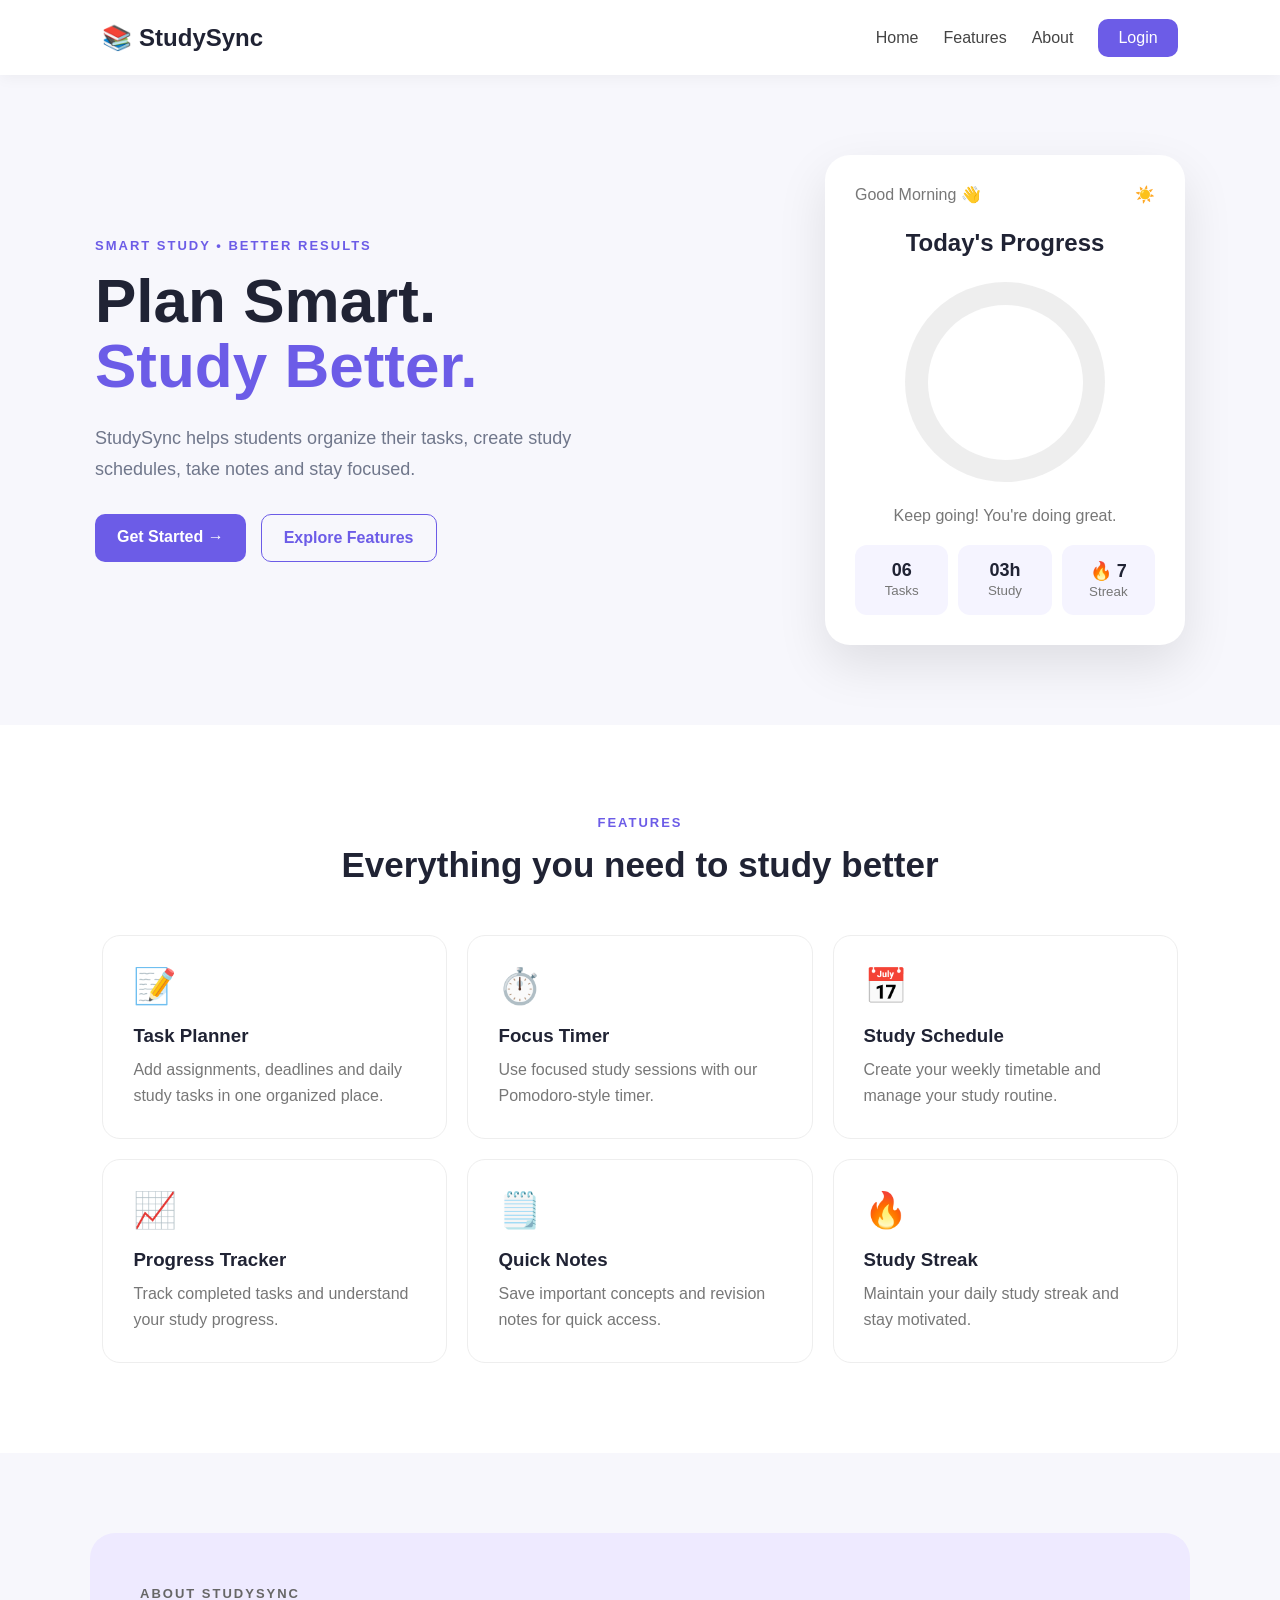
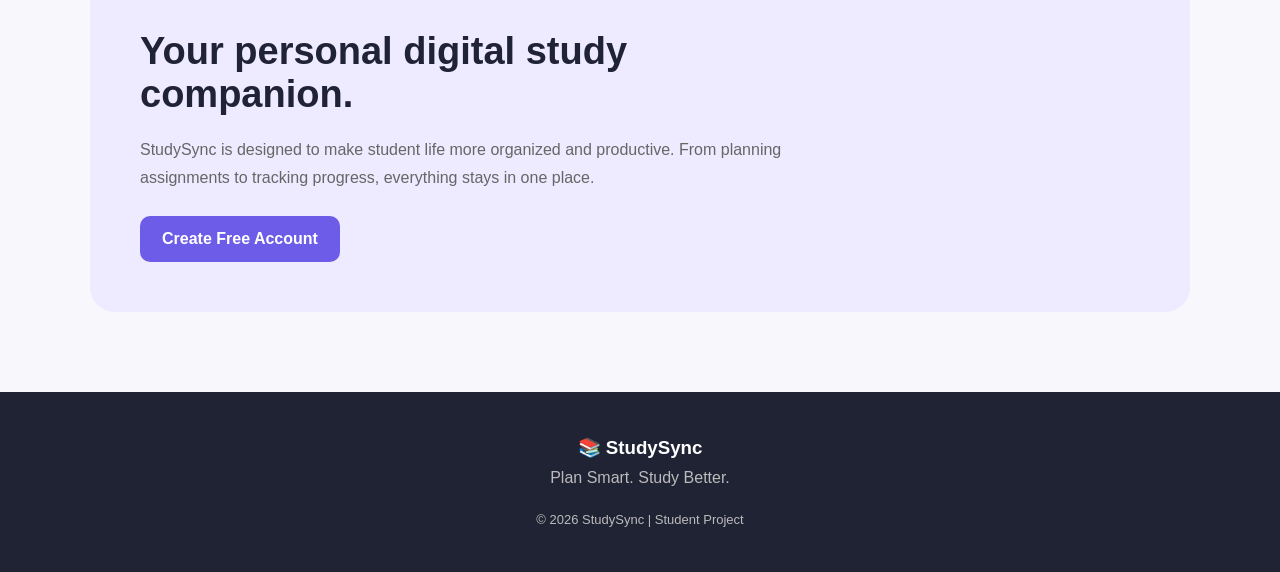
<file: index.html>
<!DOCTYPE html>
<html lang="en">
<head>
    <meta charset="UTF-8">
    <meta name="viewport" content="width=device-width, initial-scale=1.0">

    <title>StudySync | Smart Study Planner</title>

    <link rel="stylesheet" href="style.css">
</head>

<body>

    <!-- Navigation -->
    <nav class="navbar">
        <div class="logo">📚 StudySync</div>

        <div class="nav-links">
            <a href="#home">Home</a>
            <a href="#features">Features</a>
            <a href="#about">About</a>
            <a href="login.html" class="login-btn">Login</a>
        </div>
    </nav>


    <!-- Hero Section -->
    <section class="hero" id="home">

        <div class="hero-content">

            <p class="small-title">SMART STUDY • BETTER RESULTS</p>

            <h1>
                Plan Smart.<br>
                <span>Study Better.</span>
            </h1>

            <p class="description">
                StudySync helps students organize their tasks,
                create study schedules, take notes and stay focused.
            </p>

            <div class="hero-buttons">
                <a href="register.html" class="primary-btn">
                    Get Started →
                </a>

                <a href="#features" class="outline-btn">
                    Explore Features
                </a>
            </div>

        </div>


        <!-- Dashboard Preview -->
        <div class="dashboard-preview">

            <div class="preview-header">
                <span>Good Morning 👋</span>
                <span>☀️</span>
            </div>

            <h2>Today's Progress</h2>

            <div class="progress-circle">
                <span>75%</span>
            </div>

            <p class="progress-text">
                Keep going! You're doing great.
            </p>

            <div class="mini-stats">

                <div>
                    <strong>06</strong>
                    <small>Tasks</small>
                </div>

                <div>
                    <strong>03h</strong>
                    <small>Study</small>
                </div>

                <div>
                    <strong>🔥 7</strong>
                    <small>Streak</small>
                </div>

            </div>

        </div>

    </section>


    <!-- Features -->
    <section class="features-section" id="features">

        <p class="small-title">FEATURES</p>

        <h2>Everything you need to study better</h2>

        <div class="features">

            <div class="feature-card">
                <div class="icon">📝</div>
                <h3>Task Planner</h3>
                <p>
                    Add assignments, deadlines and daily study tasks
                    in one organized place.
                </p>
            </div>


            <div class="feature-card">
                <div class="icon">⏱️</div>
                <h3>Focus Timer</h3>
                <p>
                    Use focused study sessions with our
                    Pomodoro-style timer.
                </p>
            </div>


            <div class="feature-card">
                <div class="icon">📅</div>
                <h3>Study Schedule</h3>
                <p>
                    Create your weekly timetable and manage
                    your study routine.
                </p>
            </div>


            <div class="feature-card">
                <div class="icon">📈</div>
                <h3>Progress Tracker</h3>
                <p>
                    Track completed tasks and understand
                    your study progress.
                </p>
            </div>


            <div class="feature-card">
                <div class="icon">🗒️</div>
                <h3>Quick Notes</h3>
                <p>
                    Save important concepts and revision notes
                    for quick access.
                </p>
            </div>


            <div class="feature-card">
                <div class="icon">🔥</div>
                <h3>Study Streak</h3>
                <p>
                    Maintain your daily study streak and
                    stay motivated.
                </p>
            </div>

        </div>

    </section>


    <!-- About -->
    <section class="about" id="about">

        <div>
            <p class="small-title">ABOUT STUDYSYNC</p>

            <h2>Your personal digital study companion.</h2>

            <p>
                StudySync is designed to make student life more
                organized and productive. From planning assignments
                to tracking progress, everything stays in one place.
            </p>

            <a href="register.html" class="primary-btn">
                Create Free Account
            </a>
        </div>

    </section>


    <!-- Footer -->
    <footer>

        <h3>📚 StudySync</h3>

        <p>
            Plan Smart. Study Better.
        </p>

        <p class="copyright">
            © 2026 StudySync | Student Project
        </p>

    </footer>


    <script src="script.js"></script>

</body>
</html>
</file>
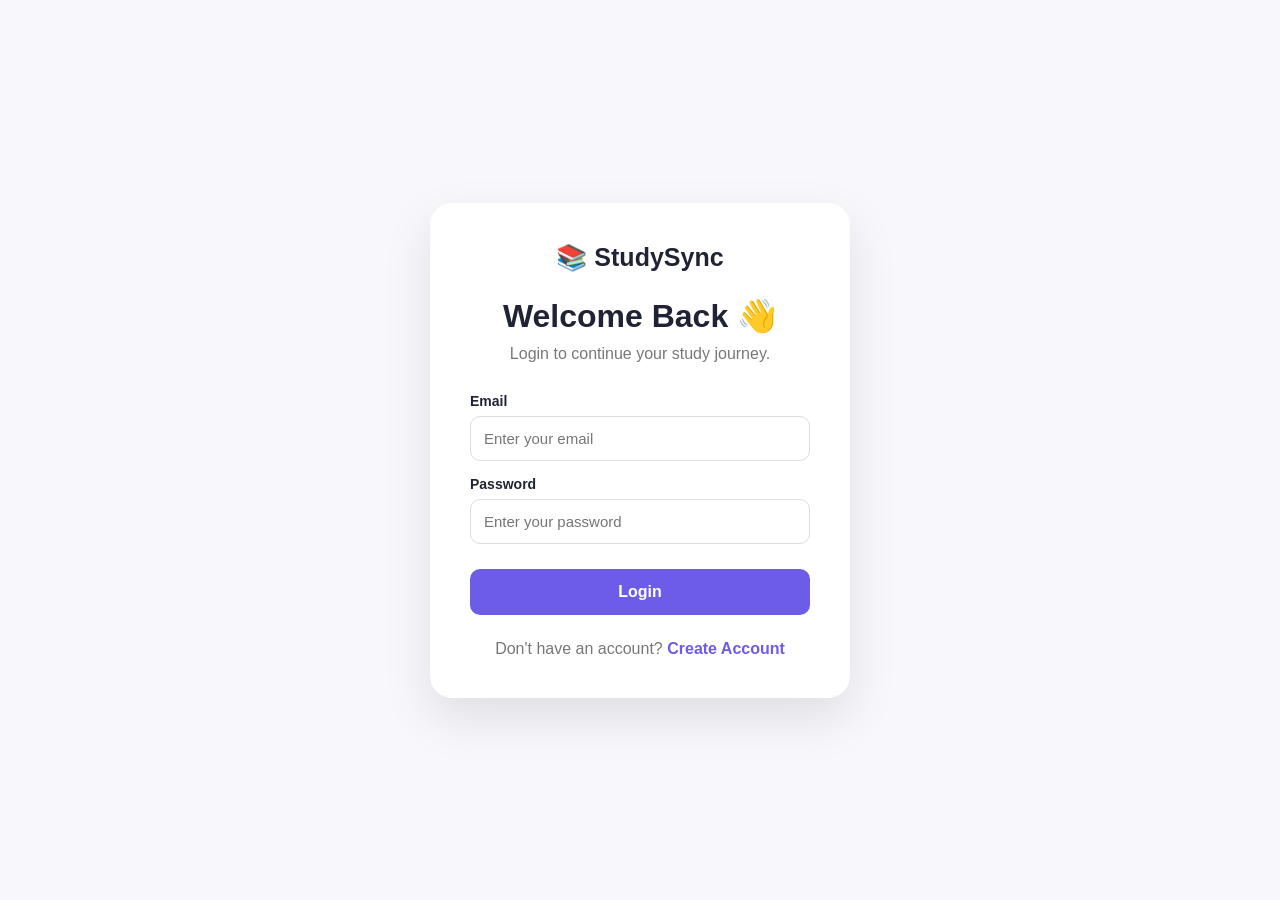
<file: dashboard.html>
<!DOCTYPE html>
<html lang="en">

<head>

    <meta charset="UTF-8">

    <meta name="viewport"
          content="width=device-width, initial-scale=1.0">

    <title>Dashboard | StudySync</title>

    <link rel="stylesheet" href="style.css">

</head>


<body>

<!-- ================= NAVBAR ================= -->

<header class="dashboard-nav">

    <div class="logo">
        📚 StudySync
    </div>

    <nav>

        <a href="dashboard.html">
            Dashboard
        </a>

        <a href="planner.html">
            Planner
        </a>

        <a href="schedule.html">
            Schedule
        </a>

        <a href="notes.html">
            Notes
        </a>

        <a href="timer.html">
            Focus Timer
        </a>

        <button onclick="logout()" class="logout-btn">
            Logout
        </button>

    </nav>

</header>


<!-- ================= MAIN ================= -->

<main class="dashboard">

    <!-- Welcome -->

    <section class="welcome">

        <div>

            <p class="small-title">
                YOUR STUDY SPACE
            </p>

            <h1>
                Hello, <span id="userName">
                    Student
                </span> 👋
            </h1>

            <p>
                Ready to make today productive?
            </p>

        </div>

        <div class="date-box">

            📅

            <span id="todayDate">
                Date
            </span>

        </div>

    </section>


    <!-- ================= STATS ================= -->

    <section class="stats">

        <div class="stat-card">

            <div class="stat-icon">
                📝
            </div>

            <div>

                <h2 id="totalTasks">
                    0
                </h2>

                <p>Total Tasks</p>

            </div>

        </div>


        <div class="stat-card">

            <div class="stat-icon">
                ✅
            </div>

            <div>

                <h2 id="completedTasks">
                    0
                </h2>

                <p>Completed</p>

            </div>

        </div>


        <div class="stat-card">

            <div class="stat-icon">
                ⏱️
            </div>

            <div>

                <h2>
                    3h
                </h2>

                <p>Study Time</p>

            </div>

        </div>


        <div class="stat-card">

            <div class="stat-icon">
                🔥
            </div>

            <div>

                <h2>
                    7
                </h2>

                <p>Day Streak</p>

            </div>

        </div>

    </section>


    <!-- ================= CONTENT ================= -->

    <section class="dashboard-grid">


        <!-- Progress -->

        <div class="dashboard-card">

            <div class="card-heading">

                <h2>
                    📈 Today's Progress
                </h2>

                <span id="percentage">
                    0%
                </span>

            </div>


            <div class="large-progress">

                <div id="progressBar">
                </div>

            </div>


            <p id="progressText">
                Start completing your tasks!
            </p>

        </div>


        <!-- Quick Actions -->

        <div class="dashboard-card">

            <h2>
                ⚡ Quick Actions
            </h2>


            <div class="quick-actions">

                <a href="planner.html">
                    ➕ Add Task
                </a>

                <a href="schedule.html">
                    📅 Study Schedule
                </a>

                <a href="notes.html">
                    📝 Write Note
                </a>

                <a href="timer.html">
                    ⏱️ Start Timer
                <a href="progress.html">
                    📊 Progress Tracker
</a>

            </div>

        </div>


    </section>


    <!-- ================= MOTIVATION ================= -->

    <section class="motivation">

        <div class="quote-icon">
            ✨
        </div>

        <h2>
            “Small progress every day
            leads to big results.”
        </h2>

        <p>
            Stay consistent. Your future self
            will thank you.
        </p>

    </section>

</main>


<script>

/* ================= LOGIN CHECK ================= */

let loggedIn =
    localStorage.getItem("studySyncLoggedIn");


if (loggedIn !== "true") {

    window.location.href =
        "login.html";

}


/* ================= USER NAME ================= */

let savedUser =
    localStorage.getItem("studySyncUser");


if (savedUser) {

    let user =
        JSON.parse(savedUser);

    document.getElementById("userName")
        .textContent = user.name;

}


/* ================= DATE ================= */

let date =
    new Date();


let options = {
    weekday: "long",
    year: "numeric",
    month: "long",
    day: "numeric"
};


document.getElementById("todayDate")
    .textContent =
    date.toLocaleDateString(
        "en-IN",
        options
    );


/* ================= TASK DATA ================= */

let tasks =
    JSON.parse(
        localStorage.getItem("studyTasks")
    ) || [];


let total =
    tasks.length;


let completed =
    tasks.filter(
        task => task.completed
    ).length;


document.getElementById("totalTasks")
    .textContent = total;


document.getElementById("completedTasks")
    .textContent = completed;


/* ================= PROGRESS ================= */

let percentage = 0;


if (total > 0) {

    percentage =
        Math.round(
            (completed / total) * 100
        );

}


document.getElementById("percentage")
    .textContent =
    percentage + "%";


document.getElementById("progressBar")
    .style.width =
    percentage + "%";


if (total === 0) {

    document.getElementById("progressText")
        .textContent =
        "No tasks yet. Add your first task!";

}

else {

    document.getElementById("progressText")
        .textContent =
        completed +
        " of " +
        total +
        " tasks completed.";

}


/* ================= LOGOUT ================= */

function logout() {

    localStorage.removeItem(
        "studySyncLoggedIn"
    );

    window.location.href =
        "login.html";

}

</script>

</body>

</html>
</file>
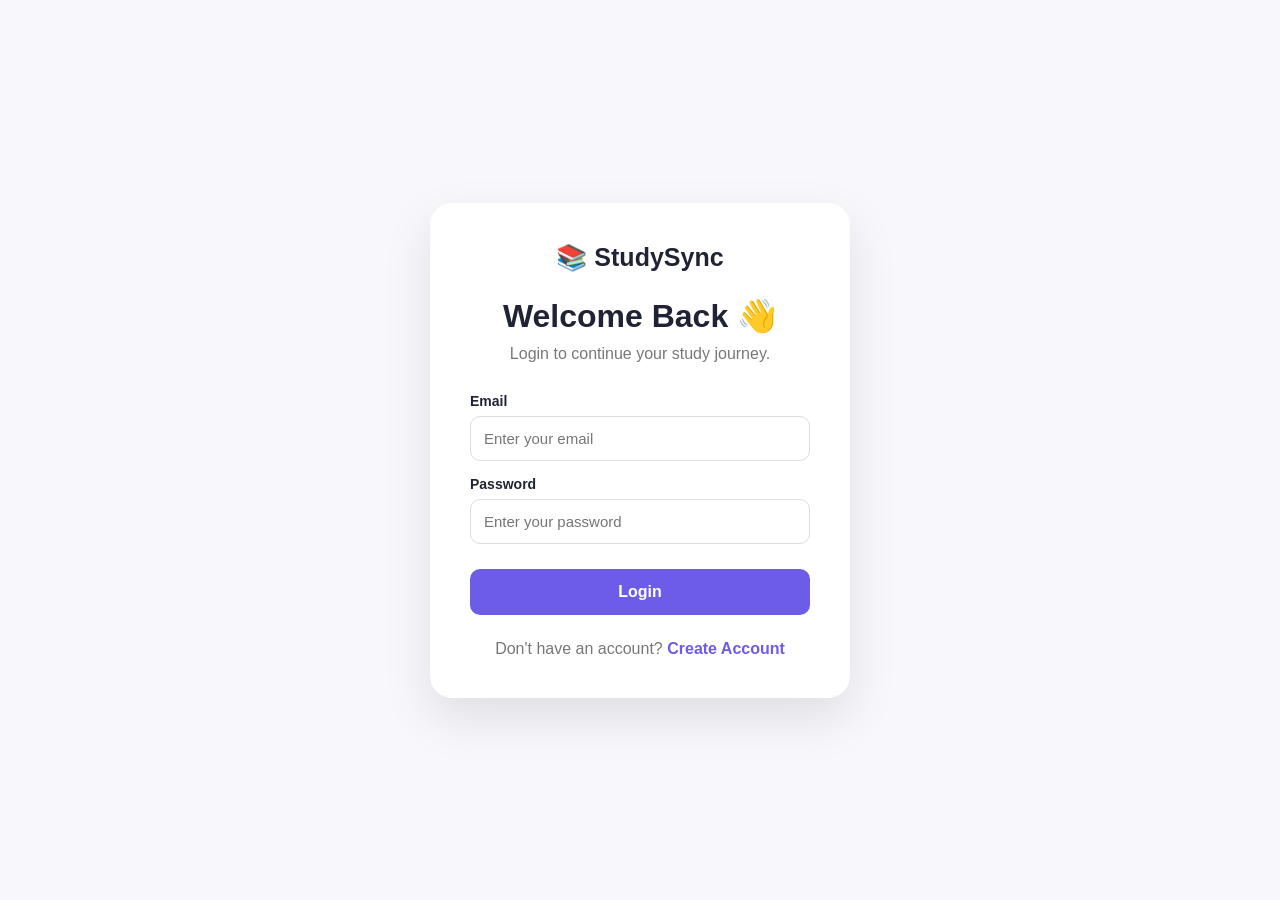
<file: login.html>
<!DOCTYPE html>
<html lang="en">

<head>

    <meta charset="UTF-8">

    <meta name="viewport"
          content="width=device-width, initial-scale=1.0">

    <title>Login | StudySync</title>

    <link rel="stylesheet" href="style.css">

</head>


<body>

<div class="auth-container">

    <div class="auth-box">

        <div class="auth-logo">
            📚 StudySync
        </div>

        <h1>Welcome Back 👋</h1>

        <p class="auth-subtitle">
            Login to continue your study journey.
        </p>


        <form id="loginForm">

            <label>Email</label>

            <input
                type="email"
                id="email"
                placeholder="Enter your email"
                required
            >


            <label>Password</label>

            <input
                type="password"
                id="password"
                placeholder="Enter your password"
                required
            >


            <button type="submit" class="auth-btn">
                Login
            </button>

        </form>


        <p class="auth-bottom">

            Don't have an account?

            <a href="register.html">
                Create Account
            </a>

        </p>

    </div>

</div>


<script>

document.getElementById("loginForm").addEventListener("submit", function(event) {

    event.preventDefault();


    let email =
        document.getElementById("email").value;

    let password =
        document.getElementById("password").value;


    let savedUser =
        localStorage.getItem("studySyncUser");


    if (savedUser === null) {

        alert("No account found. Please register first.");

        return;
    }


    let user =
        JSON.parse(savedUser);


    if (
        email === user.email &&
        password === user.password
    ) {

        localStorage.setItem(
            "studySyncLoggedIn",
            "true"
        );


        alert("Login successful!");


        window.location.href =
            "dashboard.html";

    }

    else {

        alert(
            "Invalid email or password!"
        );

    }

});

</script>

</body>

</html>
</file>
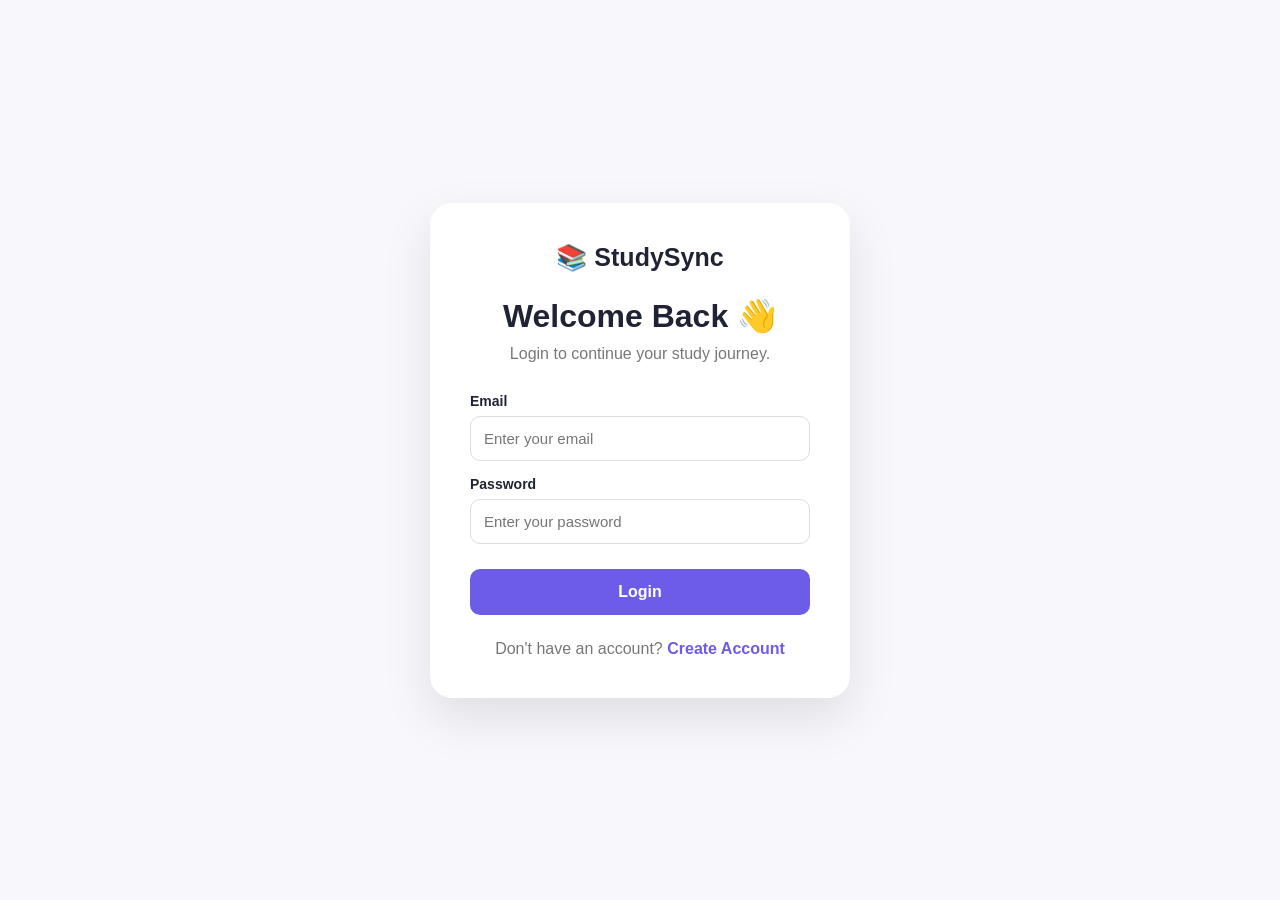
<file: notes.html>
<!DOCTYPE html>
<html lang="en">
<head>
    <meta charset="UTF-8">
    <meta name="viewport" content="width=device-width, initial-scale=1.0">
    <title>StudySync - Notes</title>
    <link rel="stylesheet" href="style.css">
</head>

<body>

<!-- Navbar -->
<nav class="navbar">
    <div class="logo">StudySync</div>

    <div class="nav-links">
        <a href="dashboard.html">Dashboard</a>
        <a href="planner.html">Planner</a>
        <a href="schedule.html">Schedule</a>
        <a href="notes.html" class="active">Notes</a>
        <a href="timer.html">Focus Timer</a>
        <a href="#" onclick="logout()">Logout</a>
    </div>
</nav>

<!-- Notes Section -->
<section class="notes-section">

    <div class="notes-header">
        <div>
            <h1>📚 My Study Notes</h1>
            <p>Save and organize your important study notes.</p>
        </div>
    </div>

    <!-- Add Note -->
    <div class="note-form">

        <h2>➕ Add New Note</h2>

        <input type="text" id="noteTitle" placeholder="Enter note title">

        <select id="noteSubject">
            <option value="">Select Subject</option>
            <option value="IoT">IoT</option>
            <option value="Web Technology">Web Technology</option>
            <option value="Java">Java</option>
            <option value="Mobile Computing">Mobile Computing</option>
            <option value="Professional Skills">Professional Skills</option>
        </select>

        <textarea id="noteContent"
            placeholder="Write your notes here..."></textarea>

        <button onclick="addNote()">Save Note</button>

    </div>

    <!-- Search -->
    <div class="note-search">
        <input
            type="text"
            id="searchNote"
            placeholder="🔍 Search notes..."
            onkeyup="displayNotes()">

        <select id="filterSubject" onchange="displayNotes()">
            <option value="All">All Subjects</option>
            <option value="IoT">IoT</option>
            <option value="Web Technology">Web Technology</option>
            <option value="Java">Java</option>
            <option value="Mobile Computing">Mobile Computing</option>
            <option value="Professional Skills">Professional Skills</option>
        </select>
    </div>

    <!-- Notes List -->
    <div id="notesContainer" class="notes-container"></div>

</section>

<script>

// Login Check
if (localStorage.getItem("studySyncLoggedIn") !== "true") {
    window.location.href = "login.html";
}

// Get notes
let notes = JSON.parse(localStorage.getItem("studyNotes")) || [];


// Add Note
function addNote() {

    let title = document.getElementById("noteTitle").value.trim();
    let subject = document.getElementById("noteSubject").value;
    let content = document.getElementById("noteContent").value.trim();

    if (title === "" || subject === "" || content === "") {
        alert("Please fill all fields!");
        return;
    }

    let note = {
        id: Date.now(),
        title: title,
        subject: subject,
        content: content,
        createdAt: new Date().toLocaleDateString()
    };

    notes.push(note);

    localStorage.setItem("studyNotes", JSON.stringify(notes));

    document.getElementById("noteTitle").value = "";
    document.getElementById("noteSubject").value = "";
    document.getElementById("noteContent").value = "";

    displayNotes();

    alert("Note saved successfully! ✅");
}


// Display Notes
function displayNotes() {

    let container = document.getElementById("notesContainer");

    let search = document
        .getElementById("searchNote")
        .value
        .toLowerCase();

    let filter = document.getElementById("filterSubject").value;

    container.innerHTML = "";

    let filteredNotes = notes.filter(note => {

        let matchesSearch =
            note.title.toLowerCase().includes(search) ||
            note.content.toLowerCase().includes(search);

        let matchesSubject =
            filter === "All" || note.subject === filter;

        return matchesSearch && matchesSubject;
    });


    if (filteredNotes.length === 0) {

        container.innerHTML = `
            <div class="no-notes">
                <h3>📝 No Notes Found</h3>
                <p>Add your first study note above.</p>
            </div>
        `;

        return;
    }


    filteredNotes.forEach(note => {

        let card = document.createElement("div");

        card.className = "note-card";

        card.innerHTML = `
            <div class="note-card-header">
                <h3>${escapeHTML(note.title)}</h3>
                <span>${escapeHTML(note.subject)}</span>
            </div>

            <p class="note-content">
                ${escapeHTML(note.content).replace(/\n/g, "<br>")}
            </p>

            <small>Created: ${note.createdAt}</small>

            <div class="note-buttons">
                <button onclick="editNote(${note.id})">
                    ✏️ Edit
                </button>

                <button onclick="deleteNote(${note.id})">
                    🗑️ Delete
                </button>
            </div>
        `;

        container.appendChild(card);
    });
}


// Edit Note
function editNote(id) {

    let note = notes.find(n => n.id === id);

    if (!note) return;

    let newTitle = prompt("Enter new title:", note.title);

    if (newTitle === null) return;

    let newContent = prompt("Edit your note:", note.content);

    if (newContent === null) return;

    newTitle = newTitle.trim();
    newContent = newContent.trim();

    if (newTitle === "" || newContent === "") {
        alert("Title and content cannot be empty!");
        return;
    }

    note.title = newTitle;
    note.content = newContent;

    localStorage.setItem("studyNotes", JSON.stringify(notes));

    displayNotes();

    alert("Note updated successfully! ✅");
}


// Delete Note
function deleteNote(id) {

    let confirmDelete = confirm(
        "Are you sure you want to delete this note?"
    );

    if (!confirmDelete) return;

    notes = notes.filter(note => note.id !== id);

    localStorage.setItem("studyNotes", JSON.stringify(notes));

    displayNotes();
}


// Logout
function logout() {

    localStorage.removeItem("studySyncLoggedIn");

    window.location.href = "login.html";
}


// Security helper
function escapeHTML(text) {

    return text
        .replace(/&/g, "&amp;")
        .replace(/</g, "&lt;")
        .replace(/>/g, "&gt;")
        .replace(/"/g, "&quot;")
        .replace(/'/g, "&#039;");
}


// Show notes when page loads
displayNotes();

</script>

</body>
</html>
</file>
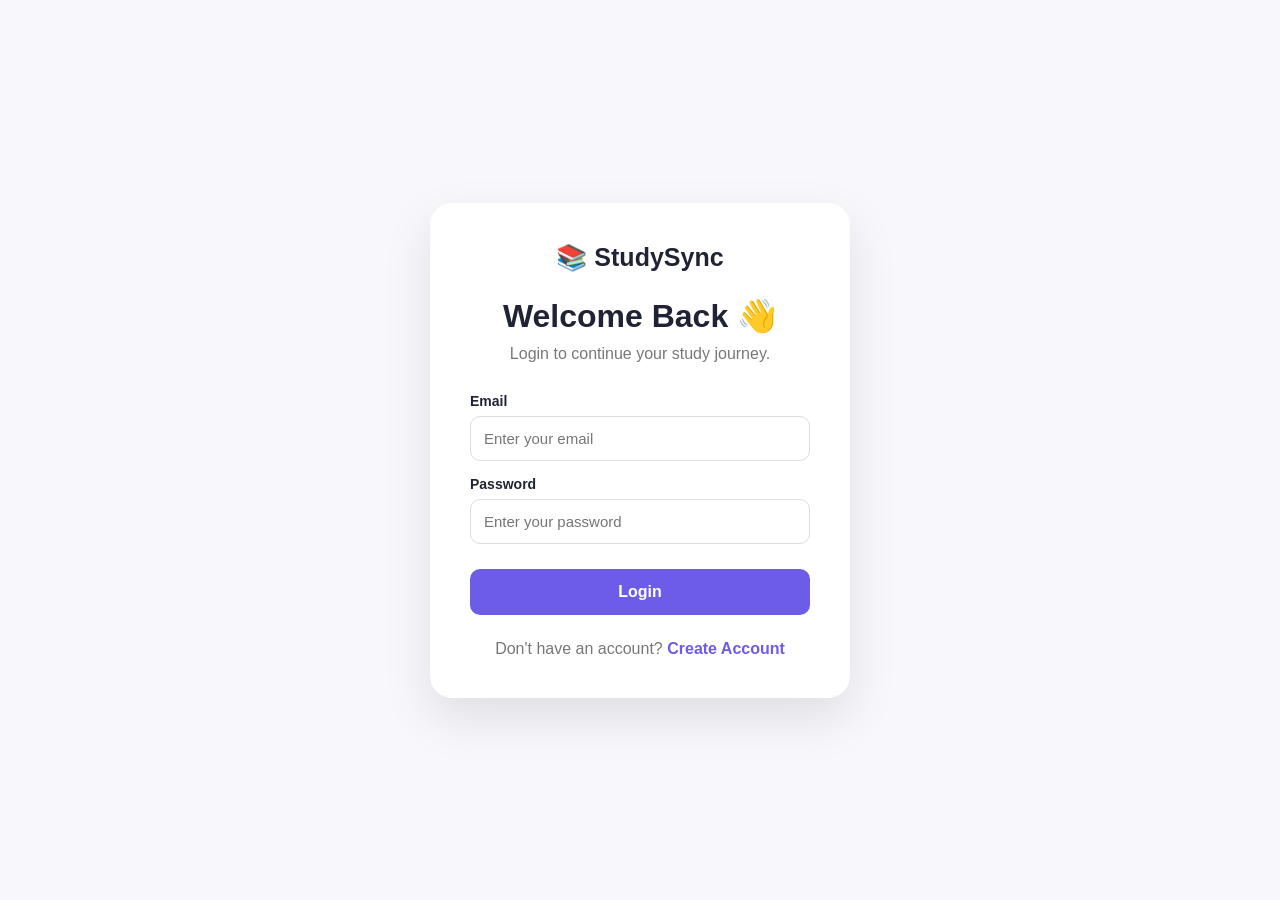
<file: planner.html>
<!DOCTYPE html>
<html lang="en">
<head>
    <meta charset="UTF-8">
    <meta name="viewport" content="width=device-width, initial-scale=1.0">
    <title>Task Planner | StudySync</title>
    <link rel="stylesheet" href="style.css">
</head>

<body>

<header class="dashboard-nav">
    <div class="logo">📚 StudySync</div>

    <nav>
        <a href="dashboard.html">Dashboard</a>
        <a href="planner.html">Planner</a>
        <a href="schedule.html">Schedule</a>
        <a href="notes.html">Notes</a>
        <a href="timer.html">Focus Timer</a>
        <button onclick="logout()" class="logout-btn">Logout</button>
    </nav>
</header>


<main class="planner-page">

    <p class="small-title">STAY ORGANIZED</p>

    <h1>📝 Task Planner</h1>

    <p class="page-description">
        Add your assignments, study tasks and deadlines.
    </p>


    <!-- ADD TASK -->

    <div class="planner-card">

        <h2>➕ Add New Task</h2>

        <form id="taskForm">

            <div class="form-row">

                <div>
                    <label>Task Name</label>
                    <input
                        type="text"
                        id="taskName"
                        placeholder="Example: Complete Java assignment"
                        required
                    >
                </div>

                <div>
                    <label>Subject</label>
                    <input
                        type="text"
                        id="subject"
                        placeholder="Example: Java"
                        required
                    >
                </div>

            </div>


            <div class="form-row">

                <div>
                    <label>Due Date</label>
                    <input
                        type="date"
                        id="dueDate"
                        required
                    >
                </div>


                <div>
                    <label>Priority</label>

                    <select id="priority">

                        <option value="Low">
                            🟢 Low
                        </option>

                        <option value="Medium">
                            🟡 Medium
                        </option>

                        <option value="High">
                            🔴 High
                        </option>

                    </select>

                </div>

            </div>


            <button type="submit" class="primary-btn">
                Add Task
            </button>

        </form>

    </div>


    <!-- TASK LIST -->

    <div class="planner-card">

        <div class="task-header">

            <h2>📋 My Tasks</h2>

            <span id="taskCount">
                0 Tasks
            </span>

        </div>


        <div id="taskList">

            <!-- Tasks will appear here -->

        </div>


        <div id="emptyMessage" class="empty-message">

            📚 No tasks yet.<br>
            Add your first study task!

        </div>

    </div>

</main>


<script>

/* ================= LOGIN CHECK ================= */

if (
    localStorage.getItem("studySyncLoggedIn")
    !== "true"
) {
    window.location.href = "login.html";
}


/* ================= GET TASKS ================= */

let tasks =
    JSON.parse(
        localStorage.getItem("studyTasks")
    ) || [];


/* ================= FORM ================= */

document
    .getElementById("taskForm")
    .addEventListener("submit", function(event) {

        event.preventDefault();


        let task = {

            id: Date.now(),

            name:
                document.getElementById("taskName")
                .value,

            subject:
                document.getElementById("subject")
                .value,

            dueDate:
                document.getElementById("dueDate")
                .value,

            priority:
                document.getElementById("priority")
                .value,

            completed: false

        };


        tasks.push(task);


        saveTasks();


        this.reset();


        alert("Task added successfully!");


        displayTasks();

    });


/* ================= SAVE ================= */

function saveTasks() {

    localStorage.setItem(
        "studyTasks",
        JSON.stringify(tasks)
    );

}


/* ================= DISPLAY ================= */

function displayTasks() {

    let taskList =
        document.getElementById("taskList");

    let emptyMessage =
        document.getElementById("emptyMessage");

    let taskCount =
        document.getElementById("taskCount");


    taskList.innerHTML = "";


    taskCount.textContent =
        tasks.length + " Tasks";


    if (tasks.length === 0) {

        emptyMessage.style.display =
            "block";

        return;

    }


    emptyMessage.style.display =
        "none";


    tasks.forEach(function(task) {

        let taskDiv =
            document.createElement("div");

        taskDiv.className =
            "task-item";


        if (task.completed) {

            taskDiv.classList.add(
                "task-completed"
            );

        }


        taskDiv.innerHTML = `

            <div class="task-info">

                <h3>
                    ${task.name}
                </h3>

                <p>
                    📚 ${task.subject}
                    &nbsp; • &nbsp;
                    📅 ${task.dueDate}
                </p>

                <span class="priority ${task.priority.toLowerCase()}">
                    ${task.priority} Priority
                </span>

            </div>


            <div class="task-actions">

                <button
                    onclick="completeTask(${task.id})"
                    class="complete-btn"
                >
                    ${task.completed ? "↩️ Undo" : "✅ Complete"}
                </button>


                <button
                    onclick="deleteTask(${task.id})"
                    class="delete-btn"
                >
                    🗑️ Delete
                </button>

            </div>

        `;


        taskList.appendChild(taskDiv);

    });

}


/* ================= COMPLETE ================= */

function completeTask(id) {

    let task =
        tasks.find(
            task => task.id === id
        );


    if (task) {

        task.completed =
            !task.completed;

        saveTasks();

        displayTasks();

    }

}


/* ================= DELETE ================= */

function deleteTask(id) {

    let confirmDelete =
        confirm(
            "Are you sure you want to delete this task?"
        );


    if (!confirmDelete) {
        return;
    }


    tasks =
        tasks.filter(
            task => task.id !== id
        );


    saveTasks();

    displayTasks();

}


/* ================= LOGOUT ================= */

function logout() {

    localStorage.removeItem(
        "studySyncLoggedIn"
    );

    window.location.href =
        "login.html";

}


/* ================= INITIAL LOAD ================= */

displayTasks();

</script>

</body>
</html>
</file>
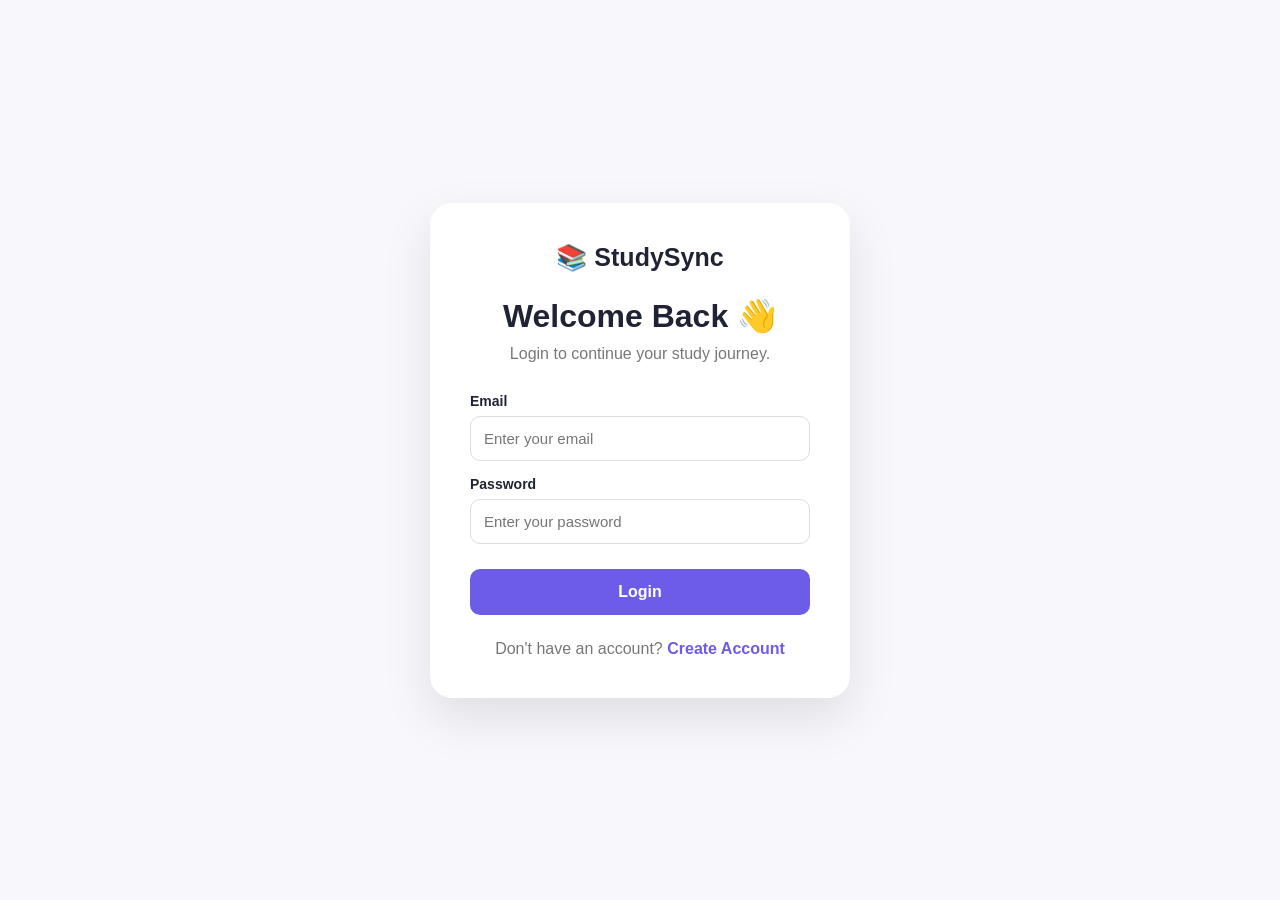
<file: progress.html>
<!DOCTYPE html>
<html lang="en">
<head>
    <meta charset="UTF-8">
    <meta name="viewport" content="width=device-width, initial-scale=1.0">

    <title>StudySync - Progress</title>

    <link rel="stylesheet" href="style.css">
</head>

<body>

<!-- Navbar -->
<header class="dashboard-nav">

    <div class="logo">📚 StudySync</div>

    <nav>
        <a href="dashboard.html">Dashboard</a>
        <a href="planner.html">Planner</a>
        <a href="schedule.html">Schedule</a>
        <a href="notes.html">Notes</a>
        <a href="timer.html">Focus Timer</a>
        <a href="progress.html" class="active">Progress</a>

        <button onclick="logout()" class="logout-btn">
            Logout
        </button>
    </nav>

</header>


<main class="progress-page">

    <div class="progress-heading">

        <p>YOUR PERFORMANCE</p>

        <h1>📊 Progress Tracker</h1>

        <span>Track your study journey and stay motivated.</span>

    </div>


    <!-- Main Progress -->

    <section class="progress-card">

        <h2>Overall Task Progress</h2>

        <div class="progress-circle">

            <div class="progress-number" id="percentage">
                0%
            </div>

        </div>

        <h3 id="progressMessage">
            Start completing your tasks!
        </h3>

    </section>


    <!-- Statistics -->

    <section class="progress-stats">

        <div class="progress-stat-card">

            <div class="stat-icon">📋</div>

            <h3 id="totalTasks">0</h3>

            <p>Total Tasks</p>

        </div>


        <div class="progress-stat-card">

            <div class="stat-icon">✅</div>

            <h3 id="completedTasks">0</h3>

            <p>Completed Tasks</p>

        </div>


        <div class="progress-stat-card">

            <div class="stat-icon">📝</div>

            <h3 id="totalNotes">0</h3>

            <p>Total Notes</p>

        </div>


        <div class="progress-stat-card">

            <div class="stat-icon">⏱️</div>

            <h3 id="studySessions">0</h3>

            <p>Focus Sessions</p>

        </div>

    </section>


    <!-- Subject Progress -->

    <section class="subject-progress">

        <h2>📚 Subject Progress</h2>

        <p>Tasks completed in each subject.</p>


        <div id="subjectList"></div>

    </section>


    <!-- Motivation -->

    <section class="progress-motivation">

        <h2>🌟 Keep Going!</h2>

        <p id="motivationText">
            Every small step takes you closer to your goal.
        </p>

        <a href="planner.html">
            Continue Studying →
        </a>

    </section>

</main>


<script>

// Login Check

if(localStorage.getItem("studySyncLoggedIn") !== "true"){

    window.location.href = "login.html";

}


// Get Data

let tasks =
    JSON.parse(localStorage.getItem("studyTasks")) || [];

let notes =
    JSON.parse(localStorage.getItem("studyNotes")) || [];

let sessions =
    parseInt(localStorage.getItem("studySessions")) || 0;


// Calculate

let totalTasks = tasks.length;

let completedTasks =
    tasks.filter(task => task.completed).length;

let percentage =
    totalTasks > 0
    ? Math.round((completedTasks / totalTasks) * 100)
    : 0;


// Display Statistics

document.getElementById("totalTasks").textContent =
    totalTasks;

document.getElementById("completedTasks").textContent =
    completedTasks;

document.getElementById("totalNotes").textContent =
    notes.length;

document.getElementById("studySessions").textContent =
    sessions;

document.getElementById("percentage").textContent =
    percentage + "%";


// Progress Message

let message =
    document.getElementById("progressMessage");

if(percentage === 0){

    message.textContent =
        "Start completing your tasks! 🚀";

}
else if(percentage < 50){

    message.textContent =
        "Good start! Keep going! 💪";

}
else if(percentage < 80){

    message.textContent =
        "Great progress! You're doing amazing! 🌟";

}
else if(percentage < 100){

    message.textContent =
        "Almost there! Keep pushing! 🔥";

}
else{

    message.textContent =
        "Excellent! All tasks completed! 🎉";

}


// Subject Progress

let subjects = [
    "IoT",
    "Web Technology",
    "Java",
    "Mobile Computing",
    "Professional Skills"
];

let subjectList =
    document.getElementById("subjectList");


subjects.forEach(subject => {

    let subjectTasks =
        tasks.filter(task => task.subject === subject);

    let total =
        subjectTasks.length;

    let completed =
        subjectTasks.filter(
            task => task.completed
        ).length;

    let percent =
        total > 0
        ? Math.round((completed / total) * 100)
        : 0;


    subjectList.innerHTML += `

        <div class="subject-row">

            <div class="subject-name">

                <span>${subject}</span>

                <span>
                    ${completed}/${total}
                </span>

            </div>

            <div class="subject-bar">

                <div
                    class="subject-fill"
                    style="width:${percent}%">
                </div>

            </div>

        </div>

    `;

});


// Motivation

let motivation =
    document.getElementById("motivationText");

if(percentage >= 80){

    motivation.textContent =
        "Amazing work! You are very close to completing your goals. 🏆";

}
else if(percentage >= 50){

    motivation.textContent =
        "You're halfway there! Stay consistent and keep studying. 💜";

}
else{

    motivation.textContent =
        "Don't worry about perfection. Just keep making progress every day. 🌱";

}


// Logout

function logout(){

    localStorage.removeItem("studySyncLoggedIn");

    window.location.href = "login.html";

}

</script>

</body>
</html>
</file>
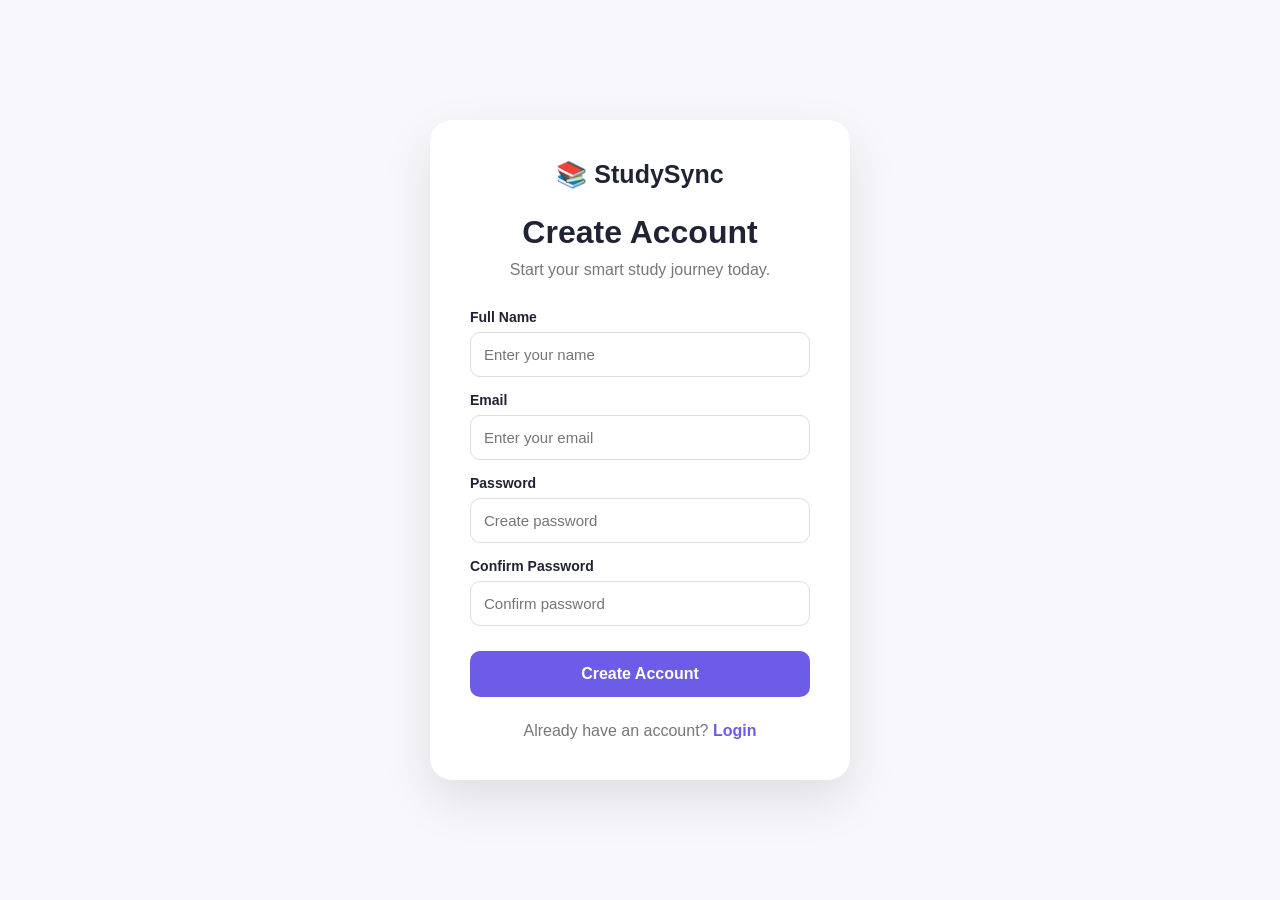
<file: register.html>
<!DOCTYPE html>
<html lang="en">
<head>
    <meta charset="UTF-8">
    <meta name="viewport" content="width=device-width, initial-scale=1.0">

    <title>Register | StudySync</title>

    <link rel="stylesheet" href="style.css">
</head>

<body>

<div class="auth-container">

    <div class="auth-box">

        <div class="auth-logo">
            📚 StudySync
        </div>

        <h1>Create Account</h1>

        <p class="auth-subtitle">
            Start your smart study journey today.
        </p>


        <form id="registerForm">

            <label>Full Name</label>
            <input
                type="text"
                id="name"
                placeholder="Enter your name"
                required
            >


            <label>Email</label>
            <input
                type="email"
                id="email"
                placeholder="Enter your email"
                required
            >


            <label>Password</label>
            <input
                type="password"
                id="password"
                placeholder="Create password"
                required
            >


            <label>Confirm Password</label>
            <input
                type="password"
                id="confirmPassword"
                placeholder="Confirm password"
                required
            >


            <button type="submit" class="auth-btn">
                Create Account
            </button>

        </form>


        <p class="auth-bottom">
            Already have an account?
            <a href="login.html">Login</a>
        </p>

    </div>

</div>


<script>

document.getElementById("registerForm").addEventListener("submit", function(event) {

    event.preventDefault();

    let name = document.getElementById("name").value;
    let email = document.getElementById("email").value;
    let password = document.getElementById("password").value;
    let confirmPassword = document.getElementById("confirmPassword").value;


    if (password !== confirmPassword) {

        alert("Passwords do not match!");

        return;
    }


    let user = {
        name: name,
        email: email,
        password: password
    };


    localStorage.setItem("studySyncUser", JSON.stringify(user));


    alert("Registration successful!");


    window.location.href = "login.html";

});

</script>

</body>
</html>
</file>
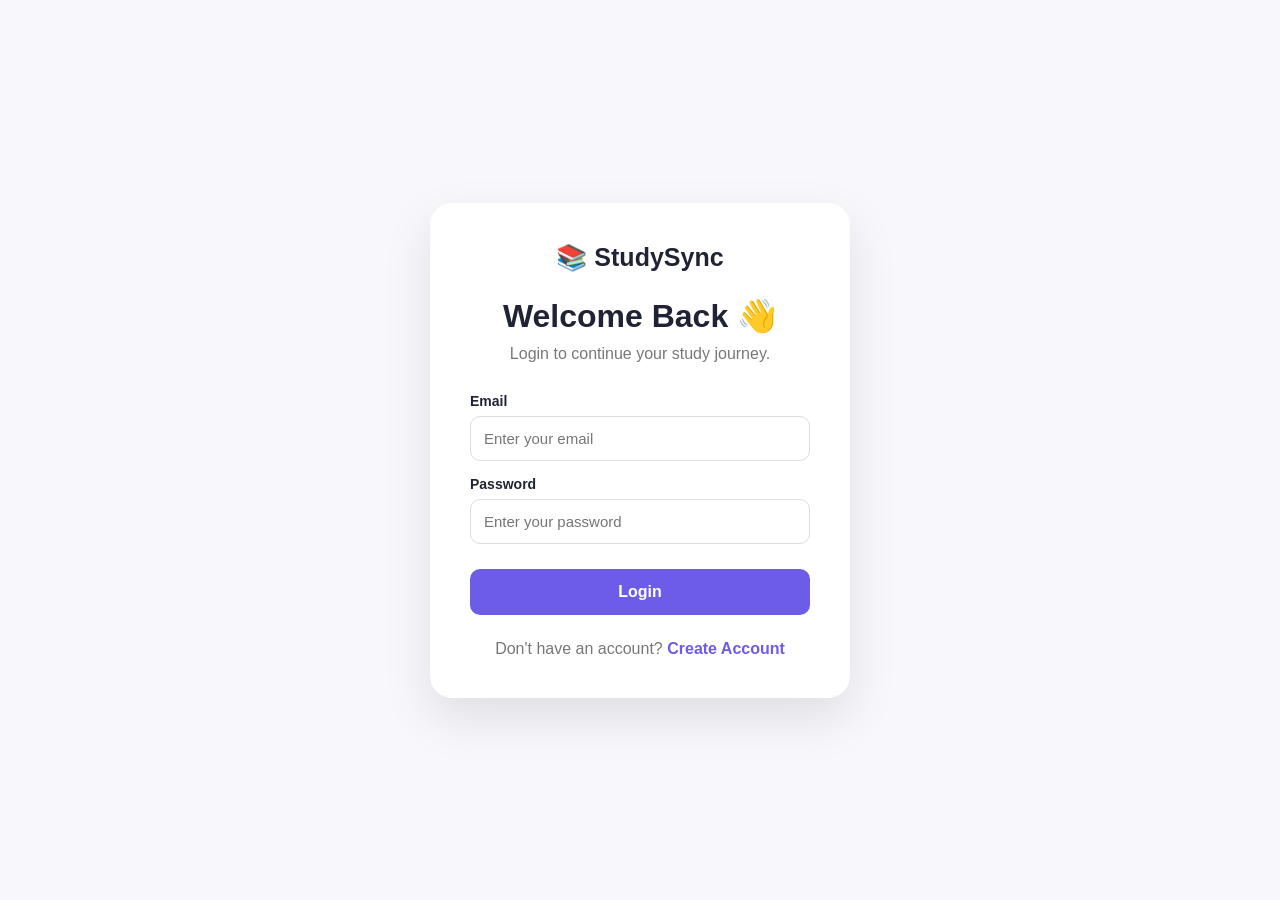
<file: schedule.html>
<!DOCTYPE html>
<html lang="en">

<head>
    <meta charset="UTF-8">
    <meta name="viewport" content="width=device-width, initial-scale=1.0">

    <title>Study Timetable | StudySync</title>

    <link rel="stylesheet" href="style.css">
</head>

<body>

<header class="dashboard-nav">

    <div class="logo">
        📚 StudySync
    </div>

    <nav>
        <a href="dashboard.html">Dashboard</a>
        <a href="planner.html">Planner</a>
        <a href="schedule.html">Timetable</a>
        <a href="notes.html">Notes</a>
        <a href="timer.html">Focus Timer</a>

        <button onclick="logout()" class="logout-btn">
            Logout
        </button>
    </nav>

</header>


<main class="schedule-page">

    <p class="small-title">
        WEEKLY STUDY PLAN
    </p>

    <h1>📅 My Study Timetable</h1>

    <p class="page-description">
        Plan your week and stay consistent with your studies.
    </p>


    <!-- SUBJECTS -->

    <div class="subject-list">

        <span>🌐 IoT</span>
        <span>💻 Web Technology</span>
        <span>☕ Java</span>
        <span>📱 Mobile Computing</span>
        <span>🧑‍💼 Professional Skills</span>

    </div>


    <!-- TIMETABLE -->

    <div class="table-container">

        <table>

            <thead>

                <tr>

                    <th>Time</th>

                    <th>Monday</th>

                    <th>Tuesday</th>

                    <th>Wednesday</th>

                    <th>Thursday</th>

                    <th>Friday</th>

                    <th>Saturday</th>

                </tr>

            </thead>

<tbody>

    <!-- Morning -->

    <tr>
        <td>8:00 - 9:00 AM</td>
        <td class="iot">IoT</td>
        <td class="java">Java</td>
        <td class="web">Web Technology</td>
        <td class="mobile">Mobile Computing</td>
        <td class="iot">IoT</td>
        <td class="professional">Professional Skills</td>
    </tr>

    <tr>
        <td>9:00 - 10:00 AM</td>
        <td class="web">Web Technology</td>
        <td class="mobile">Mobile Computing</td>
        <td class="java">Java</td>
        <td class="iot">IoT</td>
        <td class="professional">Professional Skills</td>
        <td class="web">Web Technology</td>
    </tr>

    <tr>
        <td>10:00 - 10:30 AM</td>
        <td class="break" colspan="6">
            ☕ BREAK
        </td>
    </tr>

    <tr>
        <td>10:30 - 11:30 AM</td>
        <td class="java">Java</td>
        <td class="web">Web Technology</td>
        <td class="mobile">Mobile Computing</td>
        <td class="professional">Professional Skills</td>
        <td class="java">Java</td>
        <td class="iot">IoT</td>
    </tr>

    <tr>
        <td>11:30 AM - 12:30 PM</td>
        <td class="mobile">Mobile Computing</td>
        <td class="iot">IoT</td>
        <td class="professional">Professional Skills</td>
        <td class="web">Web Technology</td>
        <td class="mobile">Mobile Computing</td>
        <td class="java">Java</td>
    </tr>

    <tr>
        <td>12:30 - 1:30 PM</td>
        <td class="lunch" colspan="6">
            🍱 LUNCH BREAK
        </td>
    </tr>

    <tr>
        <td>1:30 - 2:30 PM</td>
        <td class="professional">Professional Skills</td>
        <td class="java">Java</td>
        <td class="iot">IoT</td>
        <td class="mobile">Mobile Computing</td>
        <td class="web">Web Technology</td>
        <td class="professional">Professional Skills</td>
    </tr>

    <tr>
        <td>2:30 - 3:30 PM</td>
        <td class="web">Web Technology</td>
        <td class="professional">Professional Skills</td>
        <td class="java">Java</td>
        <td class="iot">IoT</td>
        <td class="mobile">Mobile Computing</td>
        <td class="web">Web Technology</td>
    </tr>


    <!-- Evening Break -->

    <tr>
        <td>3:30 - 4:00 PM</td>

        <td class="break" colspan="6">
            ☕ EVENING BREAK
        </td>
    </tr>


    <!-- Evening Study -->

    <tr>
        <td>4:00 - 5:00 PM</td>

        <td class="java">Java</td>
        <td class="iot">IoT</td>
        <td class="web">Web Technology</td>
        <td class="mobile">Mobile Computing</td>
        <td class="professional">Professional Skills</td>
        <td class="java">Java</td>
    </tr>


    <tr>
        <td>5:00 - 6:00 PM</td>

        <td class="iot">IoT</td>
        <td class="web">Web Technology</td>
        <td class="mobile">Mobile Computing</td>
        <td class="java">Java</td>
        <td class="iot">IoT</td>
        <td class="professional">Professional Skills</td>
    </tr>


    <tr>
        <td>6:00 - 7:00 PM</td>

        <td class="mobile">Mobile Computing</td>
        <td class="professional">Professional Skills</td>
        <td class="java">Java</td>
        <td class="iot">IoT</td>
        <td class="web">Web Technology</td>
        <td class="mobile">Mobile Computing</td>
    </tr>


    <tr>
        <td>7:00 - 7:30 PM</td>

        <td class="break" colspan="6">
            🍽️ DINNER BREAK
        </td>
    </tr>


    <tr>
        <td>7:30 - 8:30 PM</td>

        <td class="web">Web Technology</td>
        <td class="java">Java</td>
        <td class="iot">IoT</td>
        <td class="professional">Professional Skills</td>
        <td class="mobile">Mobile Computing</td>
        <td class="web">Web Technology</td>
    </tr>


    <tr>
        <td>8:30 - 9:30 PM</td>

        <td class="professional">Professional Skills</td>
        <td class="mobile">Mobile Computing</td>
        <td class="web">Web Technology</td>
        <td class="java">Java</td>
        <td class="professional">Professional Skills</td>
        <td class="iot">IoT</td>
    </tr>

</tbody>

        </table>

    </div>


    <!-- TODAY -->

    <div class="today-study">

        <h2>🎯 Today's Focus</h2>

        <p id="todaySubject">
            Loading today's subjects...
        </p>

    </div>

</main>


<script>

/* ================= LOGIN CHECK ================= */

if (
    localStorage.getItem("studySyncLoggedIn")
    !== "true"
) {
    window.location.href = "login.html";
}


/* ================= TODAY ================= */

let day =
    new Date().getDay();


let days = [
    "Sunday",
    "Monday",
    "Tuesday",
    "Wednesday",
    "Thursday",
    "Friday",
    "Saturday"
];


let today =
    days[day];


let subjects = {

    Monday:
        "IoT • Web Technology • Java • Mobile Computing • Professional Skills",

    Tuesday:
        "Java • Mobile Computing • Web Technology • IoT • Professional Skills",

    Wednesday:
        "Web Technology • Java • Mobile Computing • IoT • Professional Skills",

    Thursday:
        "Mobile Computing • IoT • Professional Skills • Web Technology",

    Friday:
        "IoT • Professional Skills • Java • Mobile Computing • Web Technology",

    Saturday:
        "Professional Skills • Web Technology • IoT • Java",

    Sunday:
        "Rest Day 🌸 — Revise your weekly topics!"

};


document.getElementById("todaySubject")
    .textContent =
    today + ": " + subjects[today];


/* ================= LOGOUT ================= */

function logout() {

    localStorage.removeItem(
        "studySyncLoggedIn"
    );

    window.location.href =
        "login.html";

}

</script>

</body>
</html>
</file>
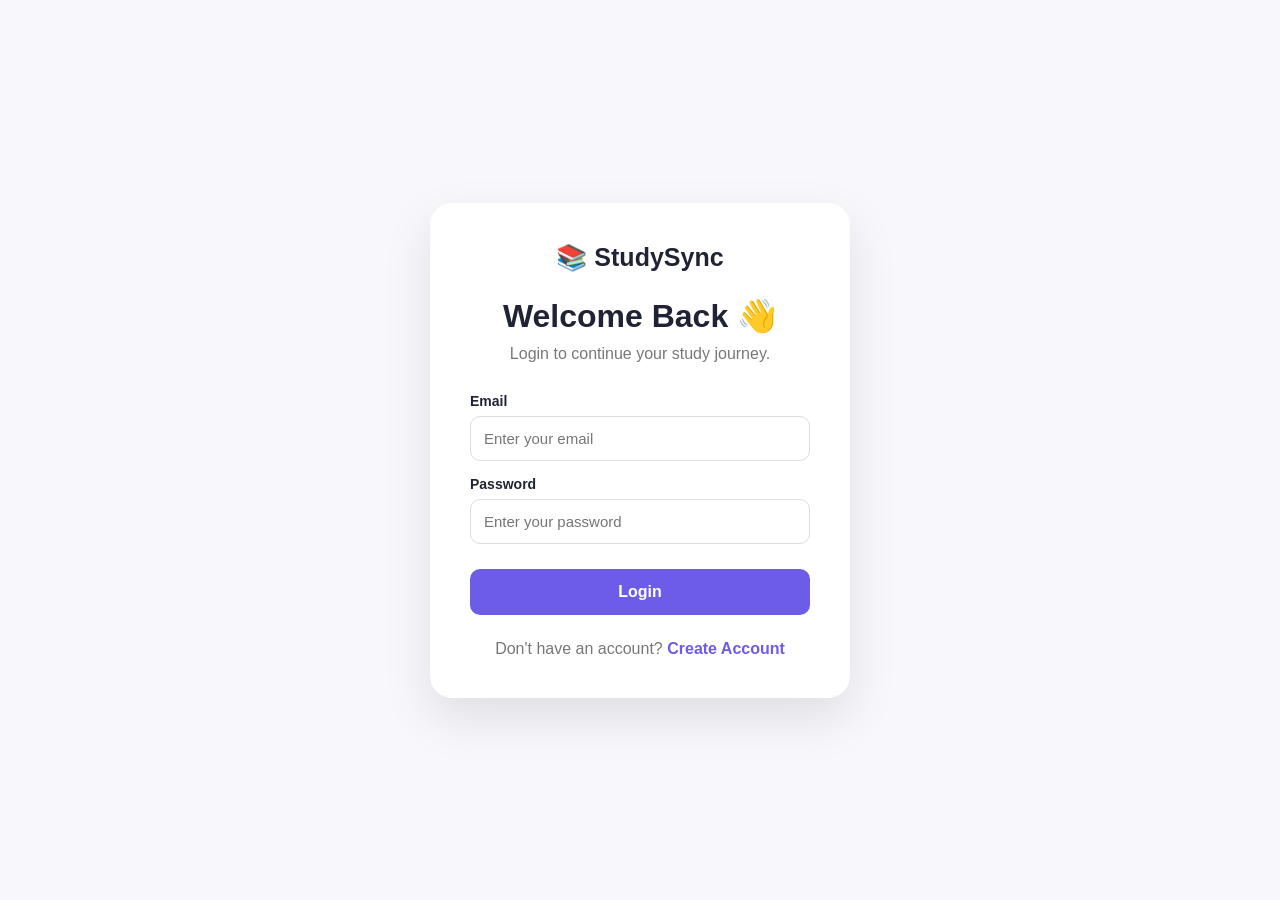
<file: timer.html>
<!DOCTYPE html>
<html lang="en">
<head>
<meta charset="UTF-8">
<meta name="viewport" content="width=device-width, initial-scale=1.0">
<title>Focus Timer | StudySync</title>
<link rel="stylesheet" href="style.css">
</head>

<body>

<header class="dashboard-nav">
    <div class="logo">📚 StudySync</div>

    <nav>
        <a href="dashboard.html">Dashboard</a>
        <a href="planner.html">Planner</a>
        <a href="schedule.html">Schedule</a>
        <a href="notes.html">Notes</a>
        <a href="timer.html">Focus Timer</a>
        <button onclick="logout()" class="logout-btn">Logout</button>
    </nav>
</header>

<main class="timer-page">

    <p class="small-title">FOCUS MODE</p>

    <h1>⏱ Pomodoro Focus Timer</h1>

    <p class="timer-subtitle">
        Stay focused and study smarter.
    </p>

    <div class="timer-card">

        <h2 id="mode">Study Time</h2>

        <div class="circle">

            <div class="time" id="timer">
                25:00
            </div>

        </div>

        <div class="timer-buttons">

            <button onclick="startTimer()" class="start-btn">
                ▶ Start
            </button>

            <button onclick="pauseTimer()" class="pause-btn">
                ⏸ Pause
            </button>

            <button onclick="resetTimer()" class="reset-btn">
                🔄 Reset
            </button>

        </div>

        <div class="session">

            <h3>Completed Sessions</h3>

            <div id="sessionCount">
                0
            </div>

        </div>

    </div>

</main>

<script>

if(localStorage.getItem("studySyncLoggedIn") !== "true"){
    window.location.href="login.html";
}

let studyTime = 25 * 60;
let breakTime = 5 * 60;

let timeLeft = studyTime;

let timerInterval = null;

let isStudy = true;

let sessions =
parseInt(localStorage.getItem("studySessions")) || 0;

document.getElementById("sessionCount").textContent = sessions;


function updateDisplay(){

    let minutes = Math.floor(timeLeft/60);

    let seconds = timeLeft % 60;

    minutes = minutes < 10 ? "0"+minutes : minutes;

    seconds = seconds < 10 ? "0"+seconds : seconds;

    document.getElementById("timer").textContent =
        minutes + ":" + seconds;
}


function startTimer(){

    if(timerInterval !== null){
        return;
    }

    timerInterval = setInterval(function(){

        if(timeLeft > 0){

            timeLeft--;

            updateDisplay();

        }
        else{

            clearInterval(timerInterval);

            timerInterval = null;

            if(isStudy){

                sessions++;

                localStorage.setItem("studySessions",sessions);

                document.getElementById("sessionCount").textContent=sessions;

                alert("Great Job! Study session completed 🎉");

                isStudy=false;

                timeLeft=breakTime;

                document.getElementById("mode").textContent="Break Time";

            }

            else{

                alert("Break finished! Let's study again 📚");

                isStudy=true;

                timeLeft=studyTime;

                document.getElementById("mode").textContent="Study Time";

            }

            updateDisplay();

        }

    },1000);

}


function pauseTimer(){

    clearInterval(timerInterval);

    timerInterval=null;

}


function resetTimer(){

    pauseTimer();

    isStudy=true;

    timeLeft=studyTime;

    document.getElementById("mode").textContent="Study Time";

    updateDisplay();

}


function logout(){

    localStorage.removeItem("studySyncLoggedIn");

    window.location.href="login.html";

}

updateDisplay();

</script>

</body>
</html>
</file>
<file: style.css>
* {
    margin: 0;
    padding: 0;
    box-sizing: border-box;
}

html {
    scroll-behavior: smooth;
}

body {
    font-family: Arial, sans-serif;
    background: #f7f7fc;
    color: #202334;
}


/* ================= NAVBAR ================= */

.navbar {
    height: 75px;
    padding: 0 8%;
    background: white;

    display: flex;
    justify-content: space-between;
    align-items: center;

    box-shadow: 0 2px 15px rgba(0,0,0,0.05);
}

.logo {
    font-size: 24px;
    font-weight: bold;
}

.nav-links {
    display: flex;
    align-items: center;
    gap: 25px;
}

.nav-links a {
    text-decoration: none;
    color: #444;
    font-weight: 500;
}

.nav-links a:hover {
    color: #6c5ce7;
}

.login-btn {
    padding: 10px 20px;
    border-radius: 10px;
    background: #6c5ce7;
    color: white !important;
}


/* ================= HERO ================= */

.hero {
    min-height: 650px;

    max-width: 1150px;
    margin: auto;

    padding: 80px 30px;

    display: flex;
    align-items: center;
    justify-content: space-between;

    gap: 70px;
}

.hero-content {
    max-width: 600px;
}

.small-title {
    color: #6c5ce7;
    font-size: 13px;
    font-weight: bold;
    letter-spacing: 2px;
    margin-bottom: 15px;
}

.hero h1 {
    font-size: 62px;
    line-height: 1.05;
    margin-bottom: 25px;
}

.hero h1 span {
    color: #6c5ce7;
}

.description {
    color: #70778b;
    font-size: 18px;
    line-height: 1.7;
    max-width: 530px;
}


/* Buttons */

.hero-buttons {
    margin-top: 30px;
    display: flex;
    gap: 15px;
}

.primary-btn,
.outline-btn {
    display: inline-block;
    text-decoration: none;
    padding: 14px 22px;
    border-radius: 10px;
    font-weight: bold;
}

.primary-btn {
    background: #6c5ce7;
    color: white;
}

.primary-btn:hover {
    transform: translateY(-2px);
}

.outline-btn {
    border: 1px solid #6c5ce7;
    color: #6c5ce7;
}


/* ================= DASHBOARD PREVIEW ================= */

.dashboard-preview {
    width: 360px;

    background: white;

    padding: 30px;

    border-radius: 25px;

    box-shadow: 0 20px 50px rgba(0,0,0,0.10);

    text-align: center;
}

.preview-header {
    display: flex;
    justify-content: space-between;

    color: #777;

    margin-bottom: 25px;
}

.dashboard-preview h2 {
    margin-bottom: 25px;
}

.progress-circle {
    width: 160px;
    height: 160px;

    margin: auto;

    border-radius: 50%;

    background: conic-gradient(
        #6c5ce7 75%,
        #eee 75%
    );

    display: grid;
    place-items: center;
}

.progress-circle::before {
    content: "";
    position: absolute;
}

.progress-circle span {
    width: 120px;
    height: 120px;

    background: white;

    border-radius: 50%;

    display: grid;
    place-items: center;

    font-size: 25px;
    font-weight: bold;
}

.progress-text {
    color: #777;
    margin: 20px 0;
}

.mini-stats {
    display: grid;
    grid-template-columns: repeat(3,1fr);
    gap: 10px;
}

.mini-stats div {
    background: #f5f4ff;
    padding: 15px 5px;
    border-radius: 12px;
}

.mini-stats strong {
    display: block;
    font-size: 18px;
}

.mini-stats small {
    color: #777;
}


/* ================= FEATURES ================= */

.features-section {
    background: white;
    padding: 90px 8%;
    text-align: center;
}

.features-section h2 {
    font-size: 35px;
    margin-bottom: 50px;
}

.features {
    max-width: 1100px;
    margin: auto;

    display: grid;
    grid-template-columns: repeat(3, 1fr);

    gap: 20px;
}

.feature-card {
    padding: 30px;

    border: 1px solid #eee;

    border-radius: 18px;

    text-align: left;

    transition: 0.3s;
}

.feature-card:hover {
    transform: translateY(-7px);
    box-shadow: 0 15px 35px rgba(0,0,0,0.08);
}

.icon {
    font-size: 35px;
    margin-bottom: 18px;
}

.feature-card h3 {
    margin-bottom: 10px;
}

.feature-card p {
    color: #777;
    line-height: 1.6;
}


/* ================= ABOUT ================= */

.about {
    max-width: 1100px;

    margin: 80px auto;

    padding: 50px;

    background: #eeeaff;

    border-radius: 25px;
}

.about div {
    max-width: 650px;
}

.about h2 {
    font-size: 38px;
    margin-bottom: 20px;
}

.about p {
    color: #666;
    line-height: 1.7;
    margin-bottom: 25px;
}


/* ================= FOOTER ================= */

footer {
    background: #202334;
    color: white;

    text-align: center;

    padding: 45px 20px;
}

footer p {
    color: #bbb;
    margin-top: 10px;
}

.copyright {
    margin-top: 25px !important;
    font-size: 13px;
}


/* ================= MOBILE ================= */

@media (max-width: 800px) {

    .navbar {
        padding: 0 20px;
    }

    .nav-links a:not(.login-btn) {
        display: none;
    }

    .hero {
        flex-direction: column;
        text-align: center;
        padding-top: 50px;
    }

    .hero h1 {
        font-size: 45px;
    }

    .hero-buttons {
        justify-content: center;
        flex-wrap: wrap;
    }

    .dashboard-preview {
        width: 100%;
        max-width: 360px;
    }

    .features {
        grid-template-columns: 1fr;
    }

    .about {
        margin: 50px 20px;
        padding: 30px;
    }

    .about h2 {
        font-size: 30px;
    }
}
/* ================= AUTH PAGES ================= */

.auth-container {
    min-height: 100vh;

    display: flex;
    justify-content: center;
    align-items: center;

    background: #f7f7fc;

    padding: 20px;
}


.auth-box {
    width: 420px;

    background: white;

    padding: 40px;

    border-radius: 22px;

    box-shadow:
        0 20px 50px rgba(0,0,0,0.10);
}


.auth-logo {
    text-align: center;

    font-size: 25px;

    font-weight: bold;

    margin-bottom: 25px;
}


.auth-box h1 {
    text-align: center;

    margin-bottom: 10px;
}


.auth-subtitle {
    text-align: center;

    color: #777;

    margin-bottom: 30px;
}


.auth-box label {
    display: block;

    margin-top: 15px;

    margin-bottom: 7px;

    font-weight: bold;

    font-size: 14px;
}


.auth-box input {
    width: 100%;

    padding: 13px;

    border: 1px solid #ddd;

    border-radius: 10px;

    outline: none;

    font-size: 15px;
}


.auth-box input:focus {
    border-color: #6c5ce7;

    box-shadow:
        0 0 0 3px rgba(108,92,231,0.10);
}


.auth-btn {
    width: 100%;

    padding: 14px;

    margin-top: 25px;

    border: none;

    border-radius: 10px;

    background: #6c5ce7;

    color: white;

    font-size: 16px;

    font-weight: bold;

    cursor: pointer;
}


.auth-btn:hover {
    background: #5848d6;
}


.auth-bottom {
    text-align: center;

    margin-top: 25px;

    color: #777;
}


.auth-bottom a {
    color: #6c5ce7;

    font-weight: bold;

    text-decoration: none;
}


@media (max-width: 500px) {

    .auth-box {
        padding: 30px 20px;
    }

}
/* ================= DASHBOARD ================= */

.dashboard-nav {
    min-height: 75px;

    padding: 0 7%;

    background: white;

    display: flex;

    justify-content: space-between;

    align-items: center;

    box-shadow:
        0 2px 15px rgba(0,0,0,0.05);
}


.dashboard-nav nav {
    display: flex;

    align-items: center;

    gap: 12px;
}


.dashboard-nav nav a {
    text-decoration: none;

    color: #555;

    font-size: 14px;

    font-weight: 600;
}


.dashboard-nav nav a:hover {
    color: #6c5ce7;
}


.logout-btn {
    border: none;

    padding: 9px 15px;

    border-radius: 9px;

    background: #f1efff;

    color: #6c5ce7;

    font-weight: bold;

    cursor: pointer;
}


/* Main Dashboard */

.dashboard {
    max-width: 1150px;

    margin: auto;

    padding: 45px 25px;
}


/* Welcome */

.welcome {
    display: flex;

    justify-content: space-between;

    align-items: center;

    margin-bottom: 35px;
}


.welcome h1 {
    font-size: 38px;

    margin: 5px 0 10px;
}


.welcome h1 span {
    color: #6c5ce7;
}


.welcome p:not(.small-title) {
    color: #777;
}


.date-box {
    background: white;

    padding: 15px 20px;

    border-radius: 12px;

    box-shadow:
        0 5px 20px rgba(0,0,0,0.06);

    color: #666;
}


/* Stats */

.stats {
    display: grid;

    grid-template-columns:
        repeat(4, 1fr);

    gap: 18px;

    margin-bottom: 25px;
}


.stat-card {
    background: white;

    padding: 22px;

    border-radius: 16px;

    display: flex;

    align-items: center;

    gap: 15px;

    box-shadow:
        0 5px 20px rgba(0,0,0,0.05);
}


.stat-icon {
    font-size: 30px;

    background: #f1efff;

    padding: 12px;

    border-radius: 12px;
}


.stat-card h2 {
    margin: 0 0 5px;

    font-size: 27px;
}


.stat-card p {
    margin: 0;

    color: #777;

    font-size: 13px;
}


/* Dashboard Grid */

.dashboard-grid {
    display: grid;

    grid-template-columns:
        1fr 1fr;

    gap: 20px;
}


.dashboard-card {
    background: white;

    padding: 28px;

    border-radius: 18px;

    box-shadow:
        0 5px 20px rgba(0,0,0,0.05);
}


.card-heading {
    display: flex;

    justify-content: space-between;

    align-items: center;
}


.card-heading h2 {
    font-size: 20px;
}


.card-heading span {
    color: #6c5ce7;

    font-weight: bold;

    font-size: 20px;
}


/* Progress */

.large-progress {
    width: 100%;

    height: 15px;

    background: #eeeeee;

    border-radius: 20px;

    overflow: hidden;

    margin: 25px 0 15px;
}


#progressBar {
    height: 100%;

    width: 0%;

    background: #6c5ce7;

    border-radius: 20px;

    transition: width 0.5s;
}


.dashboard-card > p {
    color: #777;
}


/* Quick Actions */

.quick-actions {
    display: grid;

    grid-template-columns:
        1fr 1fr;

    gap: 12px;

    margin-top: 20px;
}


.quick-actions a {
    text-decoration: none;

    background: #f7f6ff;

    padding: 17px;

    border-radius: 12px;

    color: #4f46a5;

    font-weight: bold;

    text-align: center;
}


.quick-actions a:hover {
    background: #eceaff;
}


/* Motivation */

.motivation {
    margin-top: 25px;

    background: #eeeaff;

    padding: 35px;

    border-radius: 20px;

    text-align: center;
}


.quote-icon {
    font-size: 30px;
}


.motivation h2 {
    margin: 15px auto;

    max-width: 650px;

    font-size: 25px;
}


.motivation p {
    color: #777;
}


/* Mobile */

@media(max-width: 850px) {

    .dashboard-nav {
        padding: 15px 20px;

        flex-direction: column;

        gap: 15px;
    }


    .dashboard-nav nav {
        flex-wrap: wrap;

        justify-content: center;
    }


    .stats {
        grid-template-columns:
            1fr 1fr;
    }


    .dashboard-grid {
        grid-template-columns: 1fr;
    }


    .welcome {
        flex-direction: column;

        align-items: flex-start;

        gap: 20px;
    }

}


@media(max-width: 500px) {

    .stats {
        grid-template-columns: 1fr;
    }


    .quick-actions {
        grid-template-columns: 1fr;
    }

}
/* ================= TASK PLANNER ================= */

.planner-page {
    max-width: 1000px;
    margin: auto;
    padding: 50px 25px;
}

.planner-page h1 {
    font-size: 38px;
    margin-bottom: 8px;
}

.page-description {
    color: #777;
    margin-bottom: 30px;
}

.planner-card {
    background: white;
    padding: 30px;
    border-radius: 18px;
    margin-bottom: 25px;

    box-shadow:
        0 5px 20px rgba(0,0,0,0.05);
}

.planner-card h2 {
    margin-bottom: 25px;
}

.form-row {
    display: grid;
    grid-template-columns: 1fr 1fr;
    gap: 20px;
}

.form-row label {
    display: block;
    font-weight: bold;
    font-size: 14px;
    margin-bottom: 7px;
}

.form-row input,
.form-row select {
    width: 100%;
    padding: 13px;

    border: 1px solid #ddd;
    border-radius: 10px;

    outline: none;
    font-size: 15px;
}

.form-row input:focus,
.form-row select:focus {
    border-color: #6c5ce7;
}

#taskForm > .primary-btn {
    border: none;
    cursor: pointer;
    margin-top: 20px;
}


/* Task Header */

.task-header {
    display: flex;
    justify-content: space-between;
    align-items: center;
}

.task-header span {
    background: #eeeaff;
    color: #6c5ce7;
    padding: 8px 13px;
    border-radius: 20px;
    font-size: 13px;
    font-weight: bold;
}


/* Task */

.task-item {
    display: flex;
    justify-content: space-between;
    align-items: center;

    padding: 20px 0;

    border-bottom: 1px solid #eee;

    gap: 20px;
}

.task-info h3 {
    margin-bottom: 8px;
}

.task-info p {
    color: #777;
    font-size: 14px;
    margin-bottom: 10px;
}

.task-completed h3 {
    text-decoration: line-through;
    color: #999;
}


/* Priority */

.priority {
    display: inline-block;

    padding: 5px 10px;

    border-radius: 20px;

    font-size: 12px;

    font-weight: bold;
}

.priority.low {
    background: #e7f8ed;
    color: #218a48;
}

.priority.medium {
    background: #fff5d9;
    color: #a27400;
}

.priority.high {
    background: #ffe7e7;
    color: #d13c3c;
}


/* Buttons */

.task-actions {
    display: flex;
    gap: 8px;
}

.task-actions button {
    border: none;
    padding: 9px 12px;
    border-radius: 8px;
    cursor: pointer;
    font-weight: bold;
}

.complete-btn {
    background: #eeeaff;
    color: #5c4dcc;
}

.delete-btn {
    background: #ffe8e8;
    color: #d33;
}


/* Empty */

.empty-message {
    text-align: center;

    padding: 50px 20px;

    color: #888;

    line-height: 2;
}


/* Mobile */

@media (max-width: 650px) {

    .form-row {
        grid-template-columns: 1fr;
        gap: 5px;
    }

    .task-item {
        flex-direction: column;
        align-items: flex-start;
    }

    .task-actions {
        width: 100%;
    }

    .task-actions button {
        flex: 1;
    }

}
/* ================= TIMETABLE ================= */

.schedule-page {
    max-width: 1200px;
    margin: auto;
    padding: 50px 20px;
}

.schedule-page h1 {
    font-size: 38px;
    margin-bottom: 8px;
}

.subject-list {
    display: flex;
    flex-wrap: wrap;
    gap: 10px;
    margin: 30px 0;
}

.subject-list span {
    background: white;
    padding: 10px 15px;
    border-radius: 20px;
    box-shadow: 0 4px 15px rgba(0,0,0,0.05);
    font-size: 14px;
    font-weight: bold;
}


/* Table */

.table-container {
    background: white;
    border-radius: 18px;
    overflow-x: auto;

    box-shadow:
        0 5px 25px rgba(0,0,0,0.06);
}

table {
    width: 100%;
    min-width: 900px;
    border-collapse: collapse;
}

th {
    background: #6c5ce7;
    color: white;
    padding: 17px 12px;
    font-size: 14px;
}

td {
    padding: 16px 12px;
    text-align: center;
    border-bottom: 1px solid #eee;
    font-size: 13px;
    font-weight: 600;
}

td:first-child {
    background: #f8f8fc;
    color: #555;
}


/* Subject Styles */

.iot {
    background: #e8f7ff;
    color: #16749d;
}

.web {
    background: #eeeaff;
    color: #5948c9;
}

.java {
    background: #fff0e5;
    color: #b45b17;
}

.mobile {
    background: #e9f8ed;
    color: #268044;
}

.professional {
    background: #fff4dc;
    color: #946d00;
}


/* Break */

.break {
    background: #f5f5f5;
    color: #888;
    letter-spacing: 2px;
}

.lunch {
    background: #f3f1ff;
    color: #6c5ce7;
    letter-spacing: 2px;
}


/* Today */

.today-study {
    margin-top: 25px;

    background: #eeeaff;

    padding: 28px;

    border-radius: 18px;
}

.today-study h2 {
    margin-bottom: 10px;
}

.today-study p {
    color: #666;
    line-height: 1.7;
}


/* Mobile */

@media (max-width: 700px) {

    .schedule-page h1 {
        font-size: 30px;
    }

    .subject-list {
        gap: 7px;
    }

    .subject-list span {
        font-size: 12px;
    }

}
/* =========================
   NOTES PAGE
========================= */

.notes-section {
    max-width: 1100px;
    margin: 40px auto;
    padding: 20px;
}

.notes-header {
    margin-bottom: 25px;
}

.notes-header h1 {
    font-size: 32px;
    margin-bottom: 8px;
}

.notes-header p {
    color: #666;
}

/* Add Note Form */

.note-form {
    background: white;
    padding: 25px;
    border-radius: 15px;
    box-shadow: 0 5px 20px rgba(0,0,0,0.08);
    margin-bottom: 25px;
}

.note-form h2 {
    margin-bottom: 20px;
}

.note-form input,
.note-form select,
.note-form textarea {
    width: 100%;
    padding: 13px;
    margin-bottom: 15px;
    border: 1px solid #ddd;
    border-radius: 8px;
    font-size: 15px;
    box-sizing: border-box;
}

.note-form textarea {
    height: 150px;
    resize: vertical;
}

.note-form button {
    padding: 12px 25px;
    border: none;
    border-radius: 8px;
    cursor: pointer;
    background: #6c63ff;
    color: white;
    font-size: 15px;
}

/* Search */

.note-search {
    display: flex;
    gap: 15px;
    margin-bottom: 25px;
}

.note-search input,
.note-search select {
    padding: 12px;
    border: 1px solid #ddd;
    border-radius: 8px;
    font-size: 15px;
}

.note-search input {
    flex: 1;
}

/* Notes Container */

.notes-container {
    display: grid;
    grid-template-columns: repeat(auto-fit, minmax(280px, 1fr));
    gap: 20px;
}

/* Note Card */

.note-card {
    background: white;
    padding: 20px;
    border-radius: 15px;
    box-shadow: 0 5px 18px rgba(0,0,0,0.08);
}

.note-card-header {
    display: flex;
    justify-content: space-between;
    gap: 10px;
    align-items: center;
    margin-bottom: 15px;
}

.note-card-header h3 {
    margin: 0;
}

.note-card-header span {
    background: #eeeaff;
    color: #5b54d6;
    padding: 5px 10px;
    border-radius: 20px;
    font-size: 12px;
}

.note-content {
    line-height: 1.6;
    color: #444;
    min-height: 70px;
}

.note-card small {
    color: #888;
}

.note-buttons {
    display: flex;
    gap: 10px;
    margin-top: 18px;
}

.note-buttons button {
    border: none;
    padding: 9px 15px;
    border-radius: 7px;
    cursor: pointer;
    font-size: 14px;
}

.note-buttons button:first-child {
    background: #e8f0ff;
}

.note-buttons button:last-child {
    background: #ffe8e8;
}

/* No Notes */

.no-notes {
    grid-column: 1 / -1;
    text-align: center;
    padding: 50px;
    background: white;
    border-radius: 15px;
    color: #777;
}

/* Mobile */

@media (max-width: 600px) {

    .notes-section {
        margin: 20px auto;
        padding: 15px;
    }

    .notes-header h1 {
        font-size: 25px;
    }

    .note-search {
        flex-direction: column;
    }

    .note-card-header {
        flex-direction: column;
        align-items: flex-start;
    }
}
/* ================= FOCUS TIMER ================= */

.timer-page{
    max-width:700px;
    margin:auto;
    padding:50px 20px;
    text-align:center;
}

.timer-page h1{
    font-size:38px;
    margin:10px 0;
}

.timer-subtitle{
    color:#777;
    margin-bottom:30px;
}

.timer-card{
    background:white;
    border-radius:25px;
    padding:40px;
    box-shadow:0 10px 30px rgba(0,0,0,0.08);
}

.timer-card h2{
    color:#6c63ff;
}

.circle{
    width:260px;
    height:260px;
    border-radius:50%;
    margin:30px auto;

    background:conic-gradient(
        #6c63ff 75%,
        #eeeeee 0
    );

    display:flex;
    align-items:center;
    justify-content:center;
}

.circle::before{
    content:"";
    width:220px;
    height:220px;
    background:white;
    border-radius:50%;
    position:absolute;
}

.time{
    position:relative;
    font-size:52px;
    font-weight:bold;
    color:#333;
}

.timer-buttons{
    display:flex;
    justify-content:center;
    gap:12px;
    flex-wrap:wrap;
}

.timer-buttons button{
    border:none;
    padding:13px 20px;
    border-radius:10px;
    font-size:15px;
    cursor:pointer;
    font-weight:bold;
}

.start-btn{
    background:#6c63ff;
    color:white;
}

.pause-btn{
    background:#ffe8a3;
}

.reset-btn{
    background:#eeeeee;
}

.session{
    margin-top:30px;
    padding:20px;
    background:#f5f3ff;
    border-radius:15px;
}

.session h3{
    margin-bottom:8px;
}

#sessionCount{
    font-size:35px;
    font-weight:bold;
    color:#6c63ff;
}

@media(max-width:500px){

    .circle{
        width:220px;
        height:220px;
    }

    .circle::before{
        width:185px;
        height:185px;
    }

    .time{
        font-size:42px;
    }

}
/* =========================
   PROGRESS TRACKER
========================= */

.progress-page{
    max-width:1100px;
    margin:auto;
    padding:45px 20px;
}

.progress-heading{
    text-align:center;
    margin-bottom:35px;
}

.progress-heading p{
    color:#6c63ff;
    font-size:13px;
    font-weight:bold;
    letter-spacing:2px;
}

.progress-heading h1{
    font-size:38px;
    margin:10px 0;
}

.progress-heading span{
    color:#777;
}


/* Main Progress Card */

.progress-card{
    background:white;
    border-radius:25px;
    padding:35px;
    text-align:center;
    box-shadow:0 8px 25px rgba(0,0,0,0.08);
    margin-bottom:25px;
}

.progress-card h2{
    margin-bottom:25px;
}

.progress-circle{
    width:200px;
    height:200px;
    border-radius:50%;

    margin:0 auto 25px;

    background:conic-gradient(
        #6c63ff 0deg,
        #6c63ff 0deg,
        #eeeeee 0deg
    );

    display:flex;
    align-items:center;
    justify-content:center;
}

.progress-circle::before{
    content:"";
    position:absolute;

    width:155px;
    height:155px;

    background:white;

    border-radius:50%;
}

.progress-number{
    position:relative;

    font-size:38px;
    font-weight:bold;

    color:#6c63ff;
}


/* Statistics */

.progress-stats{
    display:grid;

    grid-template-columns:
        repeat(4,1fr);

    gap:18px;

    margin-bottom:25px;
}

.progress-stat-card{
    background:white;

    padding:25px;

    text-align:center;

    border-radius:18px;

    box-shadow:
        0 6px 20px rgba(0,0,0,0.07);
}

.stat-icon{
    font-size:30px;
    margin-bottom:10px;
}

.progress-stat-card h3{
    font-size:28px;
    margin:5px;
    color:#6c63ff;
}

.progress-stat-card p{
    color:#777;
}


/* Subject Progress */

.subject-progress{
    background:white;

    padding:30px;

    border-radius:20px;

    box-shadow:
        0 6px 20px rgba(0,0,0,0.07);

    margin-bottom:25px;
}

.subject-progress h2{
    margin-bottom:5px;
}

.subject-progress > p{
    color:#777;
    margin-bottom:25px;
}

.subject-row{
    margin-bottom:22px;
}

.subject-name{
    display:flex;

    justify-content:space-between;

    margin-bottom:8px;

    font-weight:600;
}

.subject-bar{
    width:100%;

    height:10px;

    background:#eeeeee;

    border-radius:20px;

    overflow:hidden;
}

.subject-fill{
    height:100%;

    background:#6c63ff;

    border-radius:20px;

    transition:width 0.5s ease;
}


/* Motivation */

.progress-motivation{
    text-align:center;

    background:#f5f3ff;

    padding:30px;

    border-radius:20px;
}

.progress-motivation h2{
    margin-bottom:10px;
}

.progress-motivation p{
    color:#666;

    margin-bottom:20px;
}

.progress-motivation a{
    display:inline-block;

    text-decoration:none;

    background:#6c63ff;

    color:white;

    padding:12px 22px;

    border-radius:9px;
}


/* Mobile */

@media(max-width:800px){

    .progress-stats{
        grid-template-columns:
            repeat(2,1fr);
    }

}


@media(max-width:500px){

    .progress-page{
        padding:30px 15px;
    }

    .progress-heading h1{
        font-size:28px;
    }

    .progress-stats{
        grid-template-columns:1fr;
    }

    .progress-circle{
        width:170px;
        height:170px;
    }

    .progress-circle::before{
        width:130px;
        height:130px;
    }

    .progress-number{
        font-size:32px;
    }

}
</file>
